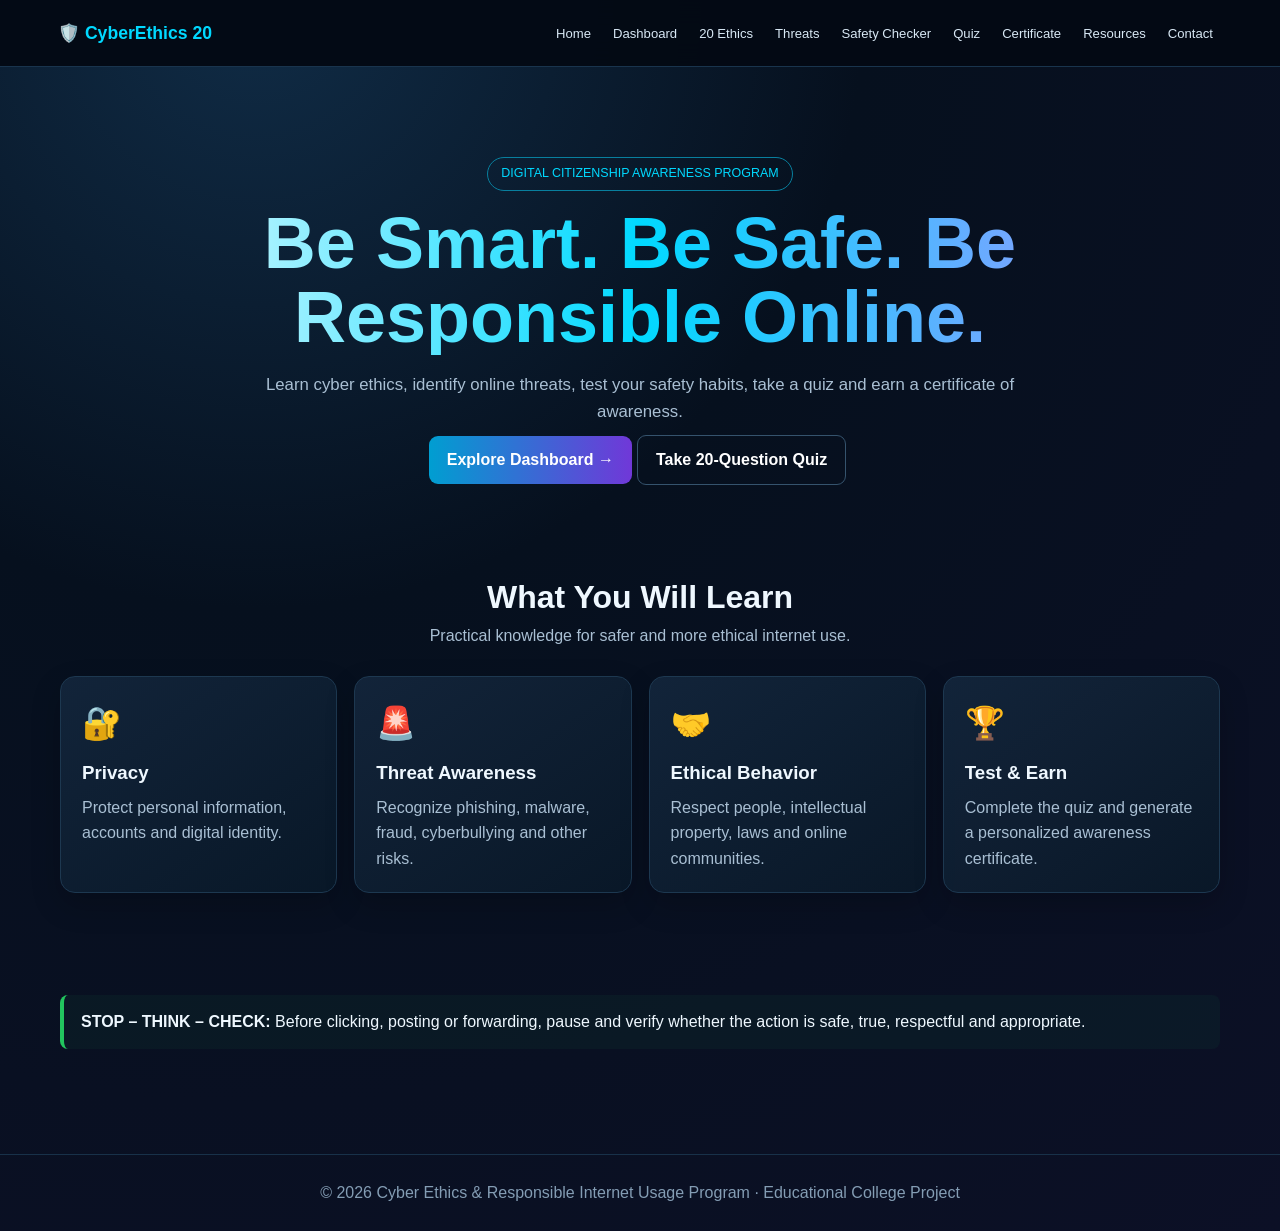
<file: index.html>
<!doctype html><html><head><meta charset="utf-8"><meta name="viewport" content="width=device-width,initial-scale=1"><title>Cyber Ethics Program</title><link rel="stylesheet" href="style.css"></head><body><nav><div class="navbar"><a class="logo" href="index.html">🛡️ CyberEthics 20</a><ul class="nav-links">
<li><a href="index.html">Home</a></li><li><a href="dashboard.html">Dashboard</a></li><li><a href="ethics.html">20 Ethics</a></li><li><a href="threats.html">Threats</a></li><li><a href="checker.html">Safety Checker</a></li><li><a href="quiz.html">Quiz</a></li><li><a href="certificate.html">Certificate</a></li><li><a href="resources.html">Resources</a></li><li><a href="contact.html">Contact</a></li>
</ul></div></nav><header class="hero"><span class="badge">DIGITAL CITIZENSHIP AWARENESS PROGRAM</span><h1>Be Smart. Be Safe. Be Responsible Online.</h1><p>Learn cyber ethics, identify online threats, test your safety habits, take a quiz and earn a certificate of awareness.</p><a class="btn" href="dashboard.html">Explore Dashboard →</a><a class="btn alt" href="quiz.html">Take 20-Question Quiz</a></header>
<section class="container"><div class="section-title"><h2>What You Will Learn</h2><p>Practical knowledge for safer and more ethical internet use.</p></div><div class="grid">
<div class="card"><div class="icon">🔐</div><h3>Privacy</h3><p>Protect personal information, accounts and digital identity.</p></div><div class="card"><div class="icon">🚨</div><h3>Threat Awareness</h3><p>Recognize phishing, malware, fraud, cyberbullying and other risks.</p></div><div class="card"><div class="icon">🤝</div><h3>Ethical Behavior</h3><p>Respect people, intellectual property, laws and online communities.</p></div><div class="card"><div class="icon">🏆</div><h3>Test & Earn</h3><p>Complete the quiz and generate a personalized awareness certificate.</p></div></div></section>
<section class="container"><div class="tip"><strong>STOP – THINK – CHECK:</strong> Before clicking, posting or forwarding, pause and verify whether the action is safe, true, respectful and appropriate.</div></section><footer>© 2026 Cyber Ethics & Responsible Internet Usage Program · Educational College Project</footer></body></html>
</file>
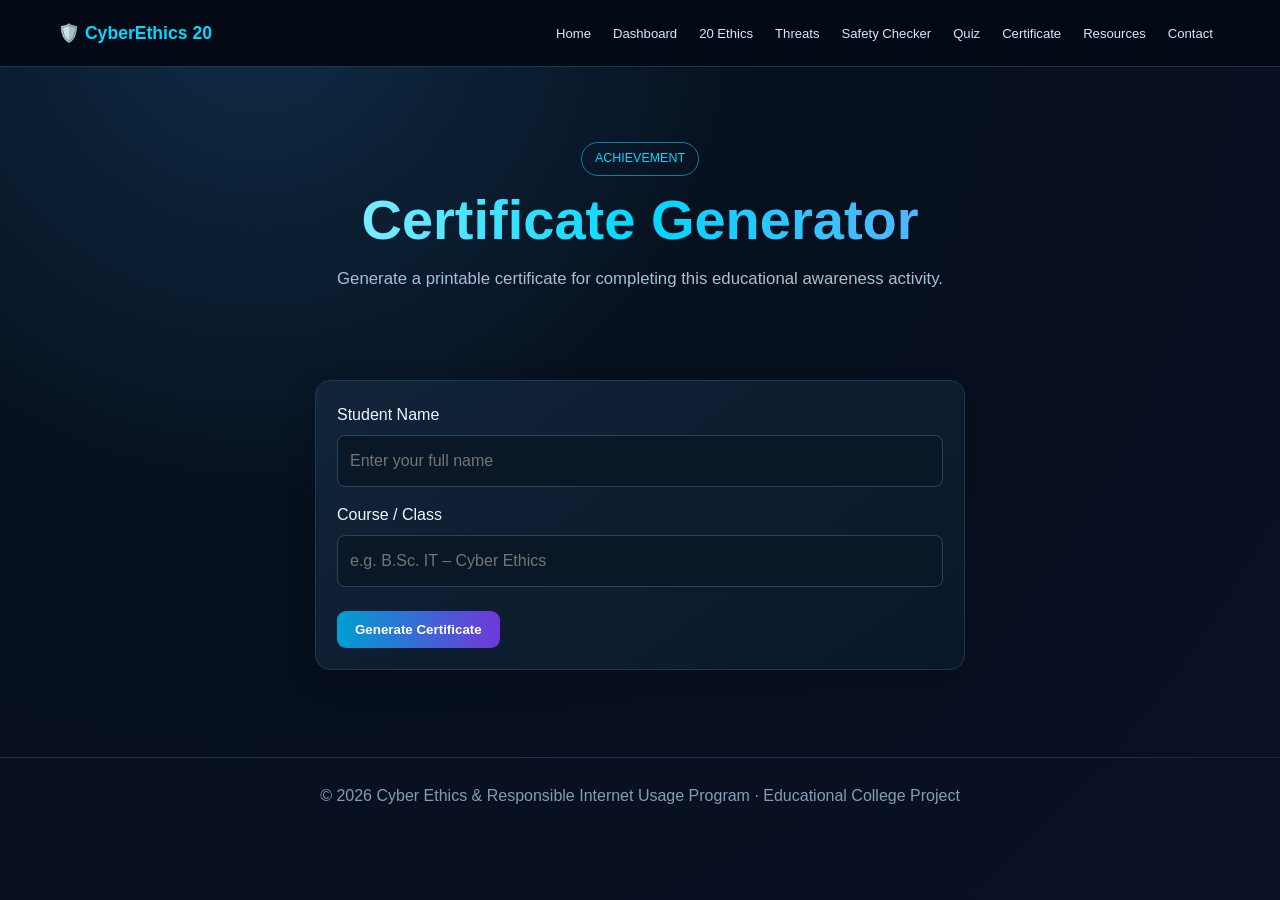
<file: certificate.html>
<!doctype html><html><head><meta charset="utf-8"><meta name="viewport" content="width=device-width,initial-scale=1"><title>Certificate of Cyber Ethics Awareness</title><link rel="stylesheet" href="style.css"></head><body><nav><div class="navbar"><a class="logo" href="index.html">🛡️ CyberEthics 20</a><ul class="nav-links">
<li><a href="index.html">Home</a></li><li><a href="dashboard.html">Dashboard</a></li><li><a href="ethics.html">20 Ethics</a></li><li><a href="threats.html">Threats</a></li><li><a href="checker.html">Safety Checker</a></li><li><a href="quiz.html">Quiz</a></li><li><a href="certificate.html">Certificate</a></li><li><a href="resources.html">Resources</a></li><li><a href="contact.html">Contact</a></li>
</ul></div></nav><header class="page-head"><span class="badge">ACHIEVEMENT</span><h1>Certificate Generator</h1><p>Generate a printable certificate for completing this educational awareness activity.</p></header><main class="container"><div class="card" style="max-width:650px;margin:auto"><label>Student Name</label><input id="studentName" placeholder="Enter your full name" style="width:100%;padding:12px;margin:8px 0 15px;border-radius:8px;border:1px solid #29435b;background:#091727;color:#fff"><label>Course / Class</label><input id="course" placeholder="e.g. B.Sc. IT – Cyber Ethics" style="width:100%;padding:12px;margin:8px 0 15px;border-radius:8px;border:1px solid #29435b;background:#091727;color:#fff"><button class="btn" onclick="generateCert()">Generate Certificate</button></div>
<div id="cert" class="certificate"><div class="badge">CERTIFICATE OF AWARENESS</div><h2>Cyber Ethics & Responsible Internet Usage</h2><p>This certificate is presented to</p><div class="cert-name" id="cname"></div><p>for completing the Cyber Ethics awareness activity.</p><p><strong>Course:</strong> <span id="ccourse"></span></p><p><strong>Date:</strong> <span id="cdate"></span></p><p style="margin-top:20px;color:var(--muted)">Educational project certificate · Not an official professional certification</p></div></main>
<script>function generateCert(){let n=document.getElementById('studentName').value.trim(),c=document.getElementById('course').value.trim()||'Cyber Ethics Awareness';if(!n){alert('Please enter your name.');return}document.getElementById('cname').textContent=n;document.getElementById('ccourse').textContent=c;document.getElementById('cdate').textContent=new Date().toLocaleDateString();document.getElementById('cert').style.display='block';window.scrollTo({top:document.getElementById('cert').offsetTop-80,behavior:'smooth'})}</script><footer>© 2026 Cyber Ethics & Responsible Internet Usage Program · Educational College Project</footer></body></html>
</file>
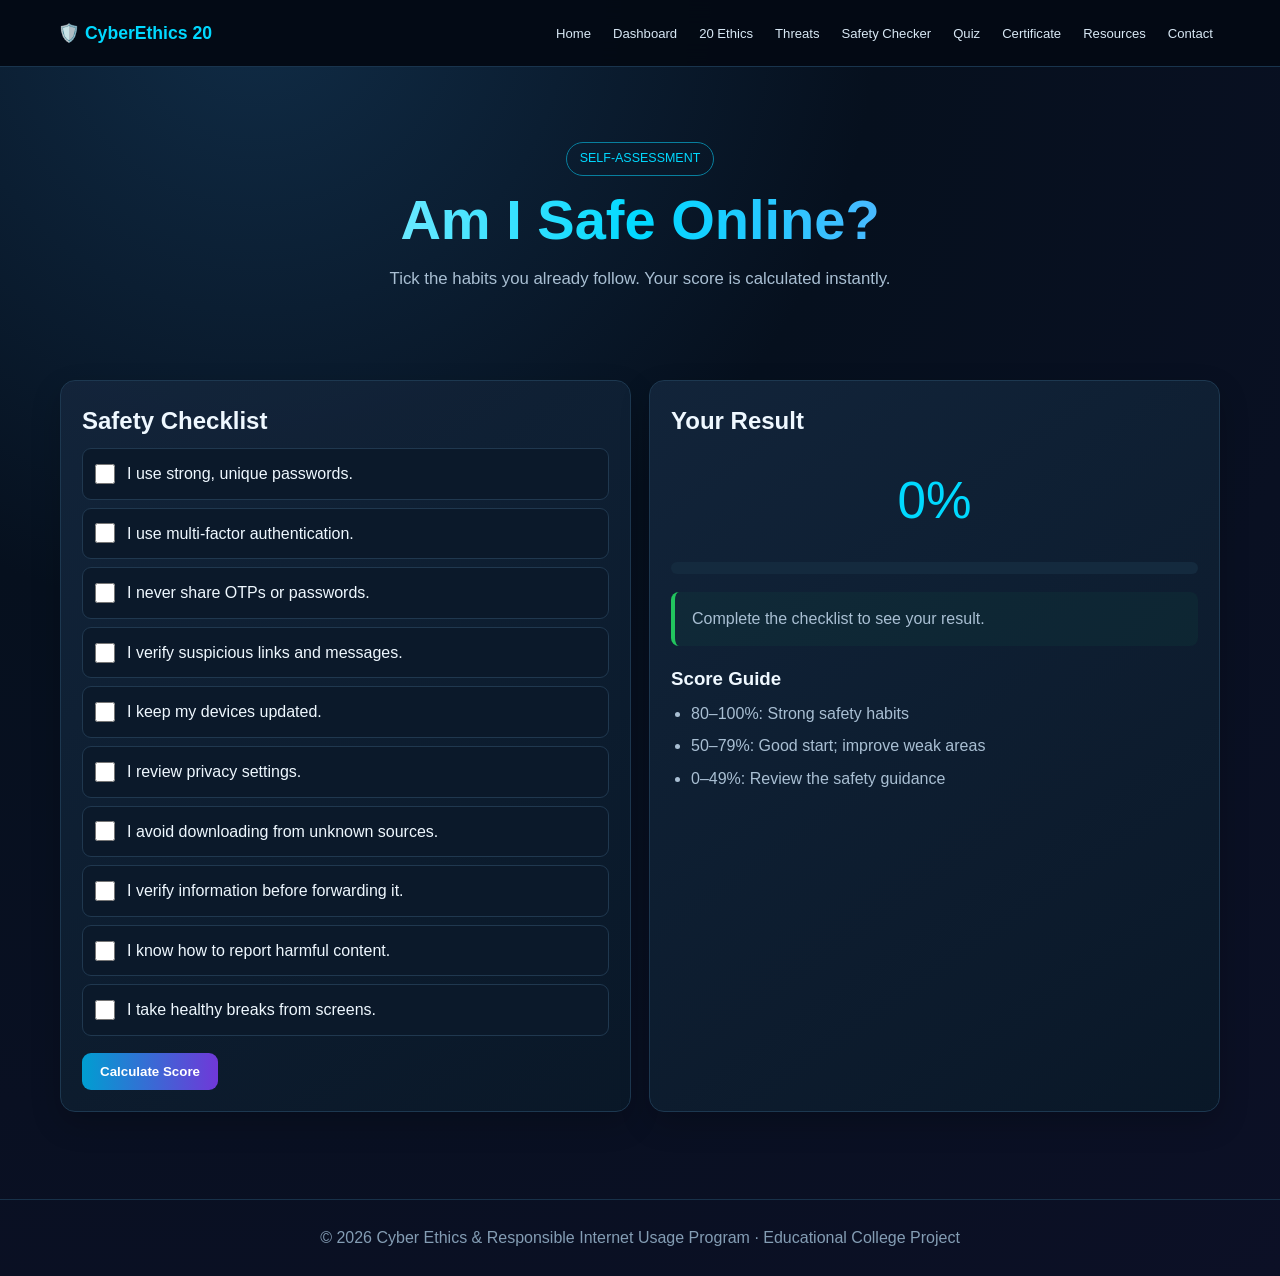
<file: checker.html>
<!doctype html><html><head><meta charset="utf-8"><meta name="viewport" content="width=device-width,initial-scale=1"><title>Online Safety Checker</title><link rel="stylesheet" href="style.css"></head><body><nav><div class="navbar"><a class="logo" href="index.html">🛡️ CyberEthics 20</a><ul class="nav-links">
<li><a href="index.html">Home</a></li><li><a href="dashboard.html">Dashboard</a></li><li><a href="ethics.html">20 Ethics</a></li><li><a href="threats.html">Threats</a></li><li><a href="checker.html">Safety Checker</a></li><li><a href="quiz.html">Quiz</a></li><li><a href="certificate.html">Certificate</a></li><li><a href="resources.html">Resources</a></li><li><a href="contact.html">Contact</a></li>
</ul></div></nav><header class="page-head"><span class="badge">SELF-ASSESSMENT</span><h1>Am I Safe Online?</h1><p>Tick the habits you already follow. Your score is calculated instantly.</p></header><main class="container"><div class="two"><div class="card">
<h2>Safety Checklist</h2><div id="checks">
<label class="check-row"><input type="checkbox"> I use strong, unique passwords.</label>
<label class="check-row"><input type="checkbox"> I use multi-factor authentication.</label>
<label class="check-row"><input type="checkbox"> I never share OTPs or passwords.</label>
<label class="check-row"><input type="checkbox"> I verify suspicious links and messages.</label>
<label class="check-row"><input type="checkbox"> I keep my devices updated.</label>
<label class="check-row"><input type="checkbox"> I review privacy settings.</label>
<label class="check-row"><input type="checkbox"> I avoid downloading from unknown sources.</label>
<label class="check-row"><input type="checkbox"> I verify information before forwarding it.</label>
<label class="check-row"><input type="checkbox"> I know how to report harmful content.</label>
<label class="check-row"><input type="checkbox"> I take healthy breaks from screens.</label></div><button class="btn" onclick="checkSafety()">Calculate Score</button></div>
<div class="card"><h2>Your Result</h2><div style="font-size:3.2rem;text-align:center;color:var(--p);margin:20px" id="score">0%</div><div class="progress"><span id="bar"></span></div><p id="feedback" class="tip">Complete the checklist to see your result.</p><h3>Score Guide</h3><ul><li>80–100%: Strong safety habits</li><li>50–79%: Good start; improve weak areas</li><li>0–49%: Review the safety guidance</li></ul></div></div></main>
<script>function checkSafety(){let a=[...document.querySelectorAll('#checks input')],n=a.filter(x=>x.checked).length,p=Math.round(n/a.length*100);document.getElementById('score').textContent=p+'%';document.getElementById('bar').style.width=p+'%';document.getElementById('feedback').textContent=p>=80?'Great! You have many strong online safety habits.':p>=50?'Good start! Review the unchecked habits and strengthen them.':'Keep learning! Visit the Cyber Safety and Threats pages and improve your habits.'}</script><footer>© 2026 Cyber Ethics & Responsible Internet Usage Program · Educational College Project</footer></body></html>
</file>
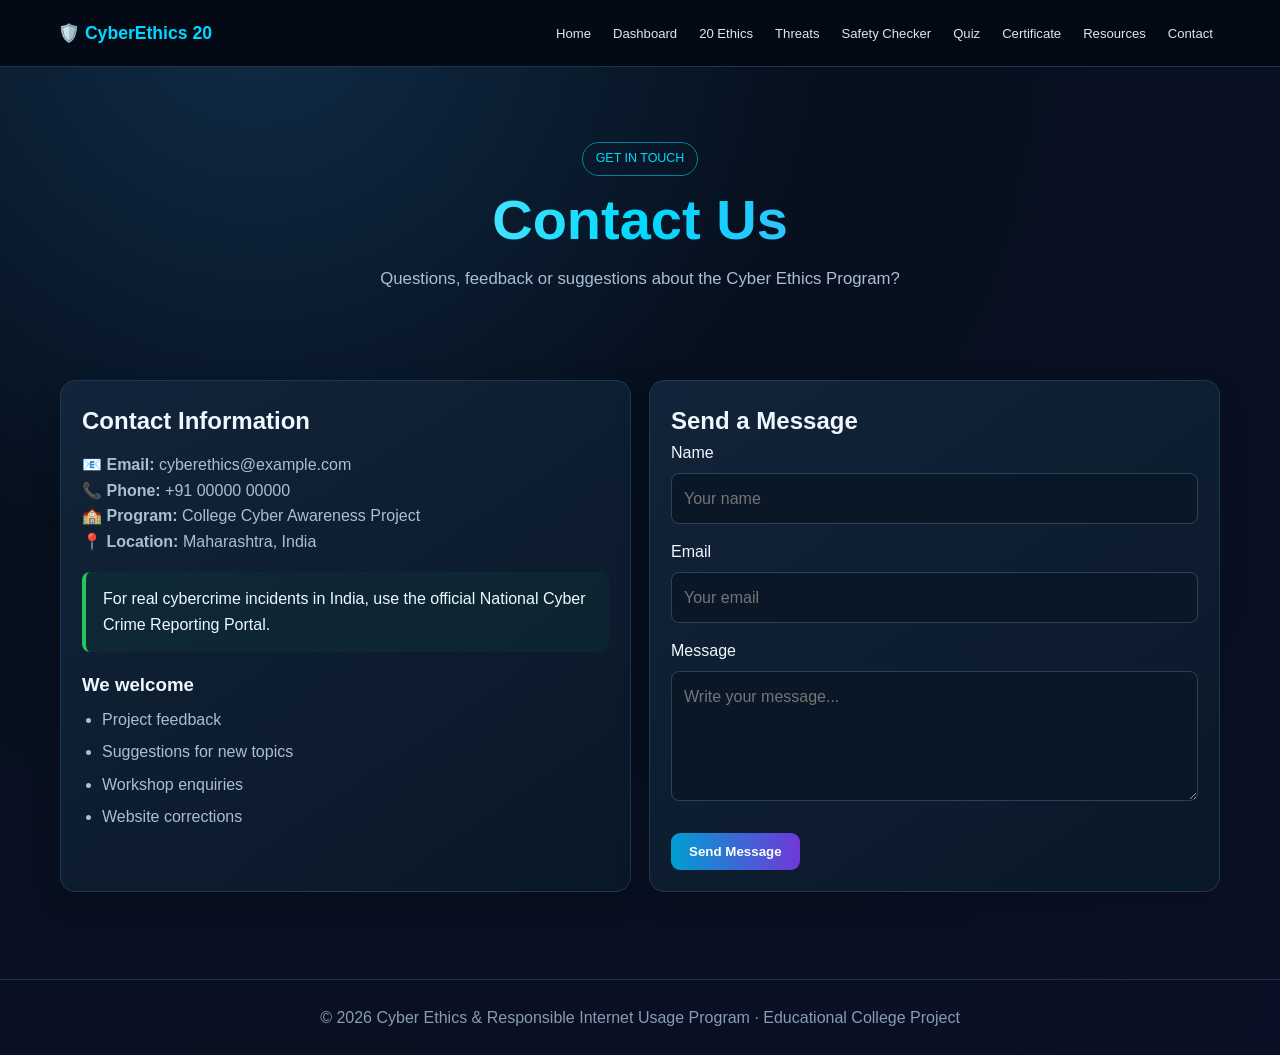
<file: contact.html>
<!doctype html><html><head><meta charset="utf-8"><meta name="viewport" content="width=device-width,initial-scale=1"><title>Contact Us</title><link rel="stylesheet" href="style.css"></head><body><nav><div class="navbar"><a class="logo" href="index.html">🛡️ CyberEthics 20</a><ul class="nav-links">
<li><a href="index.html">Home</a></li><li><a href="dashboard.html">Dashboard</a></li><li><a href="ethics.html">20 Ethics</a></li><li><a href="threats.html">Threats</a></li><li><a href="checker.html">Safety Checker</a></li><li><a href="quiz.html">Quiz</a></li><li><a href="certificate.html">Certificate</a></li><li><a href="resources.html">Resources</a></li><li><a href="contact.html">Contact</a></li>
</ul></div></nav><header class="page-head"><span class="badge">GET IN TOUCH</span><h1>Contact Us</h1><p>Questions, feedback or suggestions about the Cyber Ethics Program?</p></header><main class="container"><div class="two"><div class="card"><h2>Contact Information</h2><p style="margin-top:12px">📧 <strong>Email:</strong> cyberethics@example.com</p><p>📞 <strong>Phone:</strong> +91 00000 00000</p><p>🏫 <strong>Program:</strong> College Cyber Awareness Project</p><p>📍 <strong>Location:</strong> Maharashtra, India</p><div class="tip">For real cybercrime incidents in India, use the official National Cyber Crime Reporting Portal.</div><h3>We welcome</h3><ul><li>Project feedback</li><li>Suggestions for new topics</li><li>Workshop enquiries</li><li>Website corrections</li></ul></div>
<div class="card form"><h2>Send a Message</h2><label>Name</label><input id="name" required placeholder="Your name"><label>Email</label><input id="email" type="email" required placeholder="Your email"><label>Message</label><textarea id="message" required placeholder="Write your message..."></textarea><button class="btn" onclick="sendMsg()">Send Message</button><p id="sent" class="tip" style="display:none"></p></div></div></main><script>function sendMsg(){let n=document.getElementById('name').value;if(!n||!document.getElementById('email').value||!document.getElementById('message').value){alert('Please complete all fields.');return}let s=document.getElementById('sent');s.style.display='block';s.textContent='Thank you, '+n+'! Your message has been recorded for this demo website.'}</script><footer>© 2026 Cyber Ethics & Responsible Internet Usage Program · Educational College Project</footer></body></html>
</file>
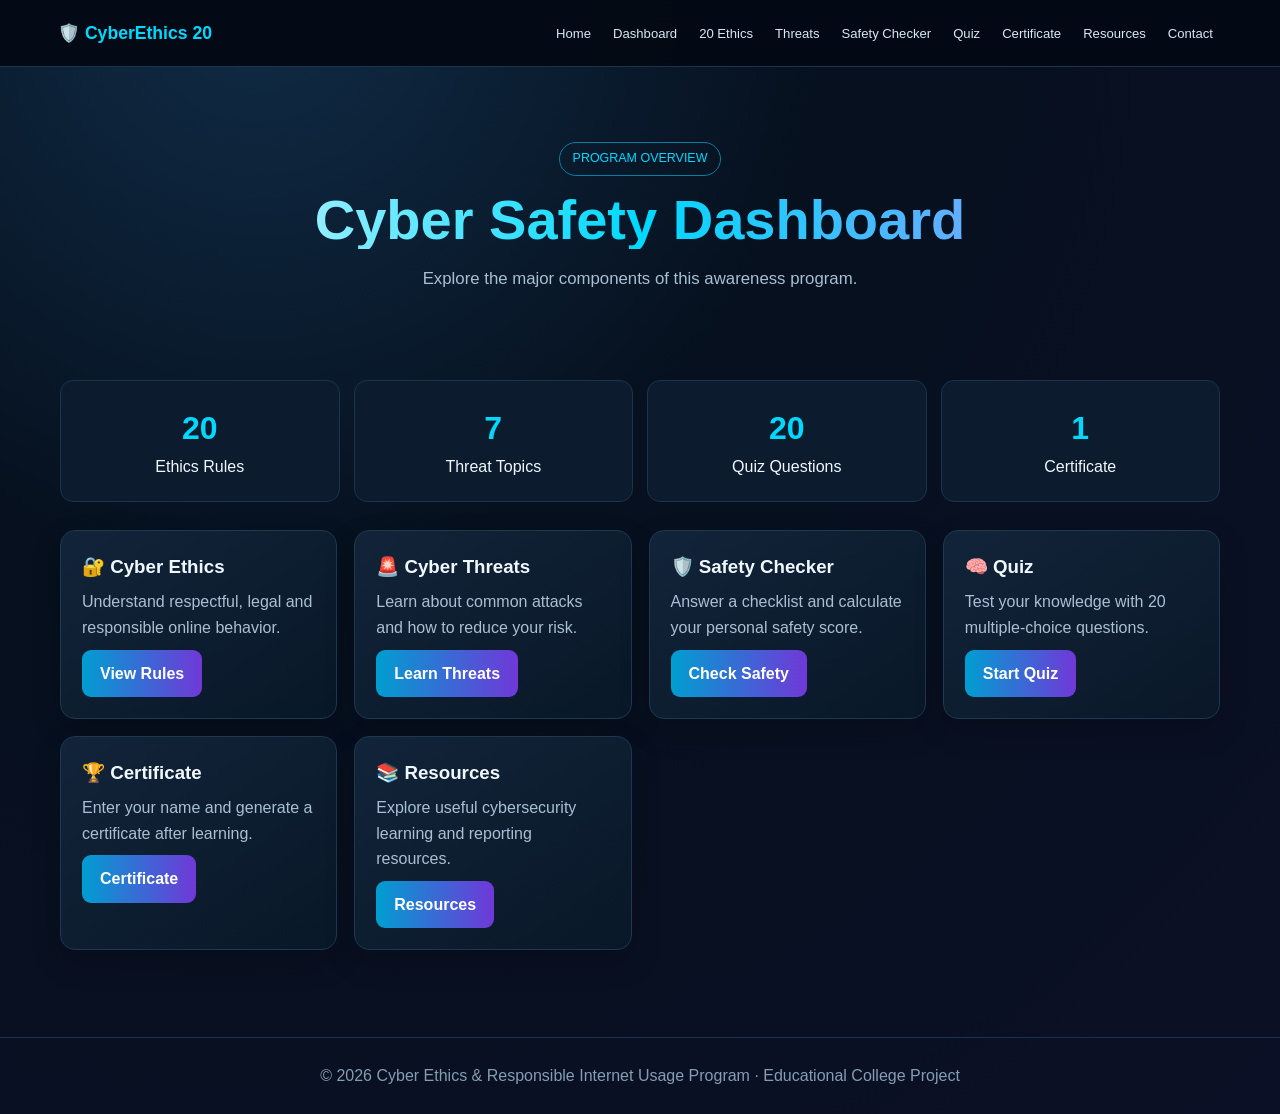
<file: dashboard.html>
<!doctype html><html><head><meta charset="utf-8"><meta name="viewport" content="width=device-width,initial-scale=1"><title>Cyber Safety Dashboard</title><link rel="stylesheet" href="style.css"></head><body><nav><div class="navbar"><a class="logo" href="index.html">🛡️ CyberEthics 20</a><ul class="nav-links">
<li><a href="index.html">Home</a></li><li><a href="dashboard.html">Dashboard</a></li><li><a href="ethics.html">20 Ethics</a></li><li><a href="threats.html">Threats</a></li><li><a href="checker.html">Safety Checker</a></li><li><a href="quiz.html">Quiz</a></li><li><a href="certificate.html">Certificate</a></li><li><a href="resources.html">Resources</a></li><li><a href="contact.html">Contact</a></li>
</ul></div></nav><header class="page-head"><span class="badge">PROGRAM OVERVIEW</span><h1>Cyber Safety Dashboard</h1><p>Explore the major components of this awareness program.</p></header><main class="container">
<div class="stats"><div class="stat"><b>20</b>Ethics Rules</div><div class="stat"><b>7</b>Threat Topics</div><div class="stat"><b>20</b>Quiz Questions</div><div class="stat"><b>1</b>Certificate</div></div>
<section style="margin-top:28px"><div class="grid">
<div class="card"><h3>🔐 Cyber Ethics</h3><p>Understand respectful, legal and responsible online behavior.</p><a class="btn" href="ethics.html">View Rules</a></div>
<div class="card"><h3>🚨 Cyber Threats</h3><p>Learn about common attacks and how to reduce your risk.</p><a class="btn" href="threats.html">Learn Threats</a></div>
<div class="card"><h3>🛡️ Safety Checker</h3><p>Answer a checklist and calculate your personal safety score.</p><a class="btn" href="checker.html">Check Safety</a></div>
<div class="card"><h3>🧠 Quiz</h3><p>Test your knowledge with 20 multiple-choice questions.</p><a class="btn" href="quiz.html">Start Quiz</a></div>
<div class="card"><h3>🏆 Certificate</h3><p>Enter your name and generate a certificate after learning.</p><a class="btn" href="certificate.html">Certificate</a></div>
<div class="card"><h3>📚 Resources</h3><p>Explore useful cybersecurity learning and reporting resources.</p><a class="btn" href="resources.html">Resources</a></div>
</div></section></main><footer>© 2026 Cyber Ethics & Responsible Internet Usage Program · Educational College Project</footer></body></html>
</file>
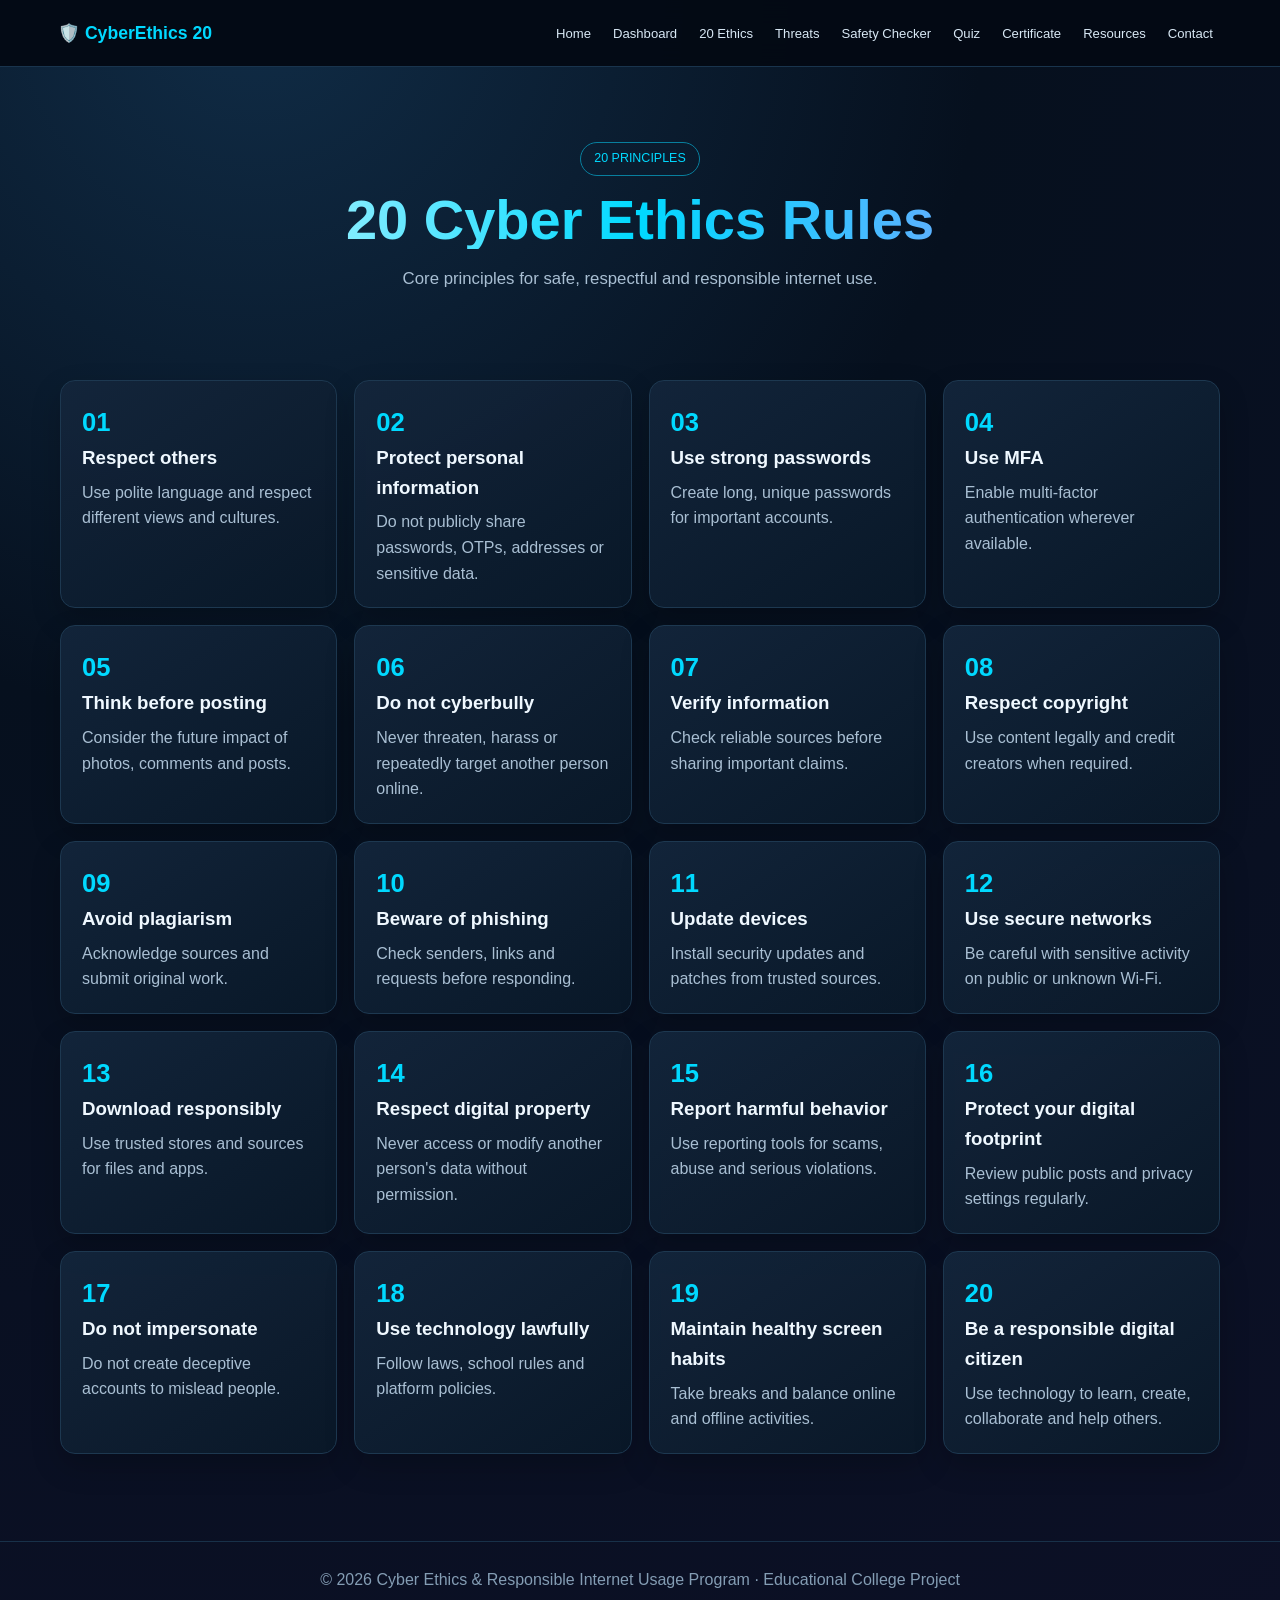
<file: ethics.html>
<!doctype html><html><head><meta charset="utf-8"><meta name="viewport" content="width=device-width,initial-scale=1"><title>20 Cyber Ethics Rules</title><link rel="stylesheet" href="style.css"></head><body><nav><div class="navbar"><a class="logo" href="index.html">🛡️ CyberEthics 20</a><ul class="nav-links">
<li><a href="index.html">Home</a></li><li><a href="dashboard.html">Dashboard</a></li><li><a href="ethics.html">20 Ethics</a></li><li><a href="threats.html">Threats</a></li><li><a href="checker.html">Safety Checker</a></li><li><a href="quiz.html">Quiz</a></li><li><a href="certificate.html">Certificate</a></li><li><a href="resources.html">Resources</a></li><li><a href="contact.html">Contact</a></li>
</ul></div></nav><header class="page-head"><span class="badge">20 PRINCIPLES</span><h1>20 Cyber Ethics Rules</h1><p>Core principles for safe, respectful and responsible internet use.</p></header><main class="container"><div class="grid"><div class="card"><div class="rule-number" style="color:var(--p);font-size:1.6rem;font-weight:800">01</div><h3>Respect others</h3><p>Use polite language and respect different views and cultures.</p></div><div class="card"><div class="rule-number" style="color:var(--p);font-size:1.6rem;font-weight:800">02</div><h3>Protect personal information</h3><p>Do not publicly share passwords, OTPs, addresses or sensitive data.</p></div><div class="card"><div class="rule-number" style="color:var(--p);font-size:1.6rem;font-weight:800">03</div><h3>Use strong passwords</h3><p>Create long, unique passwords for important accounts.</p></div><div class="card"><div class="rule-number" style="color:var(--p);font-size:1.6rem;font-weight:800">04</div><h3>Use MFA</h3><p>Enable multi-factor authentication wherever available.</p></div><div class="card"><div class="rule-number" style="color:var(--p);font-size:1.6rem;font-weight:800">05</div><h3>Think before posting</h3><p>Consider the future impact of photos, comments and posts.</p></div><div class="card"><div class="rule-number" style="color:var(--p);font-size:1.6rem;font-weight:800">06</div><h3>Do not cyberbully</h3><p>Never threaten, harass or repeatedly target another person online.</p></div><div class="card"><div class="rule-number" style="color:var(--p);font-size:1.6rem;font-weight:800">07</div><h3>Verify information</h3><p>Check reliable sources before sharing important claims.</p></div><div class="card"><div class="rule-number" style="color:var(--p);font-size:1.6rem;font-weight:800">08</div><h3>Respect copyright</h3><p>Use content legally and credit creators when required.</p></div><div class="card"><div class="rule-number" style="color:var(--p);font-size:1.6rem;font-weight:800">09</div><h3>Avoid plagiarism</h3><p>Acknowledge sources and submit original work.</p></div><div class="card"><div class="rule-number" style="color:var(--p);font-size:1.6rem;font-weight:800">10</div><h3>Beware of phishing</h3><p>Check senders, links and requests before responding.</p></div><div class="card"><div class="rule-number" style="color:var(--p);font-size:1.6rem;font-weight:800">11</div><h3>Update devices</h3><p>Install security updates and patches from trusted sources.</p></div><div class="card"><div class="rule-number" style="color:var(--p);font-size:1.6rem;font-weight:800">12</div><h3>Use secure networks</h3><p>Be careful with sensitive activity on public or unknown Wi-Fi.</p></div><div class="card"><div class="rule-number" style="color:var(--p);font-size:1.6rem;font-weight:800">13</div><h3>Download responsibly</h3><p>Use trusted stores and sources for files and apps.</p></div><div class="card"><div class="rule-number" style="color:var(--p);font-size:1.6rem;font-weight:800">14</div><h3>Respect digital property</h3><p>Never access or modify another person's data without permission.</p></div><div class="card"><div class="rule-number" style="color:var(--p);font-size:1.6rem;font-weight:800">15</div><h3>Report harmful behavior</h3><p>Use reporting tools for scams, abuse and serious violations.</p></div><div class="card"><div class="rule-number" style="color:var(--p);font-size:1.6rem;font-weight:800">16</div><h3>Protect your digital footprint</h3><p>Review public posts and privacy settings regularly.</p></div><div class="card"><div class="rule-number" style="color:var(--p);font-size:1.6rem;font-weight:800">17</div><h3>Do not impersonate</h3><p>Do not create deceptive accounts to mislead people.</p></div><div class="card"><div class="rule-number" style="color:var(--p);font-size:1.6rem;font-weight:800">18</div><h3>Use technology lawfully</h3><p>Follow laws, school rules and platform policies.</p></div><div class="card"><div class="rule-number" style="color:var(--p);font-size:1.6rem;font-weight:800">19</div><h3>Maintain healthy screen habits</h3><p>Take breaks and balance online and offline activities.</p></div><div class="card"><div class="rule-number" style="color:var(--p);font-size:1.6rem;font-weight:800">20</div><h3>Be a responsible digital citizen</h3><p>Use technology to learn, create, collaborate and help others.</p></div></div></main><footer>© 2026 Cyber Ethics & Responsible Internet Usage Program · Educational College Project</footer></body></html>
</file>
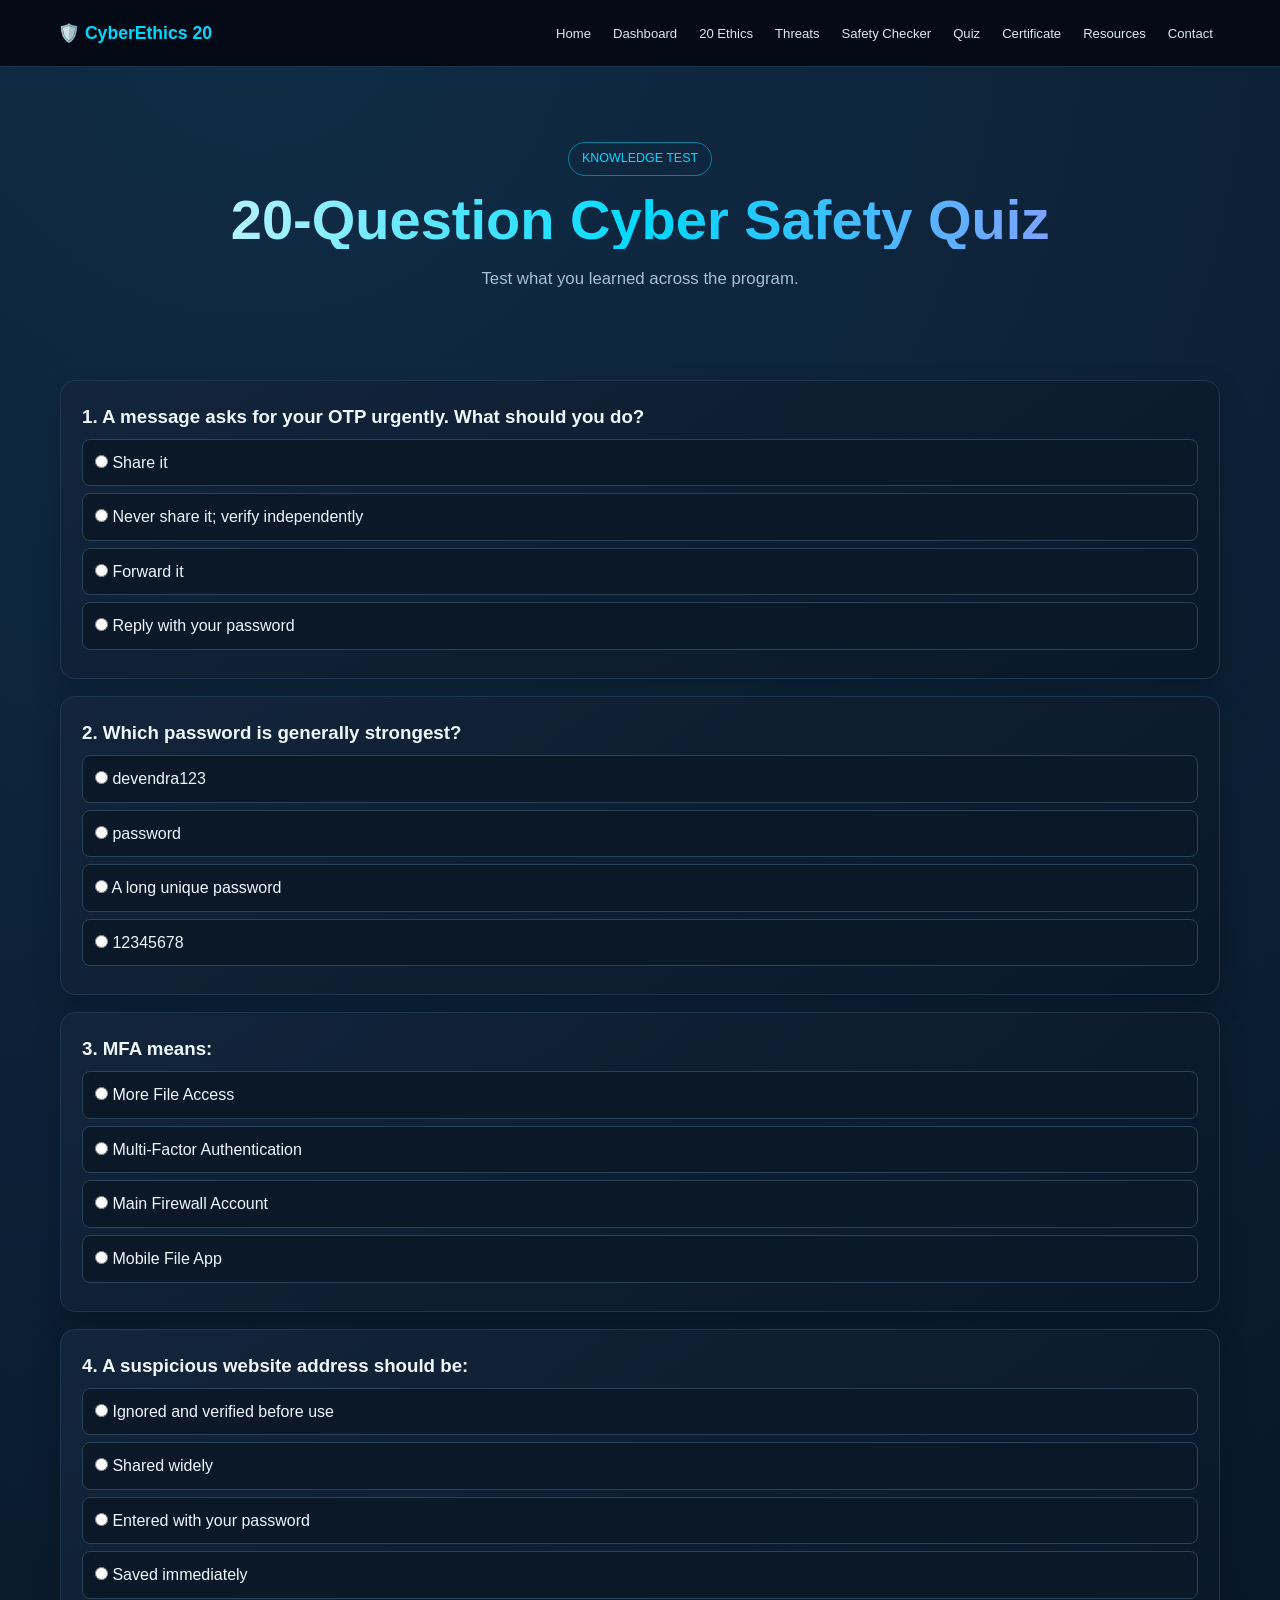
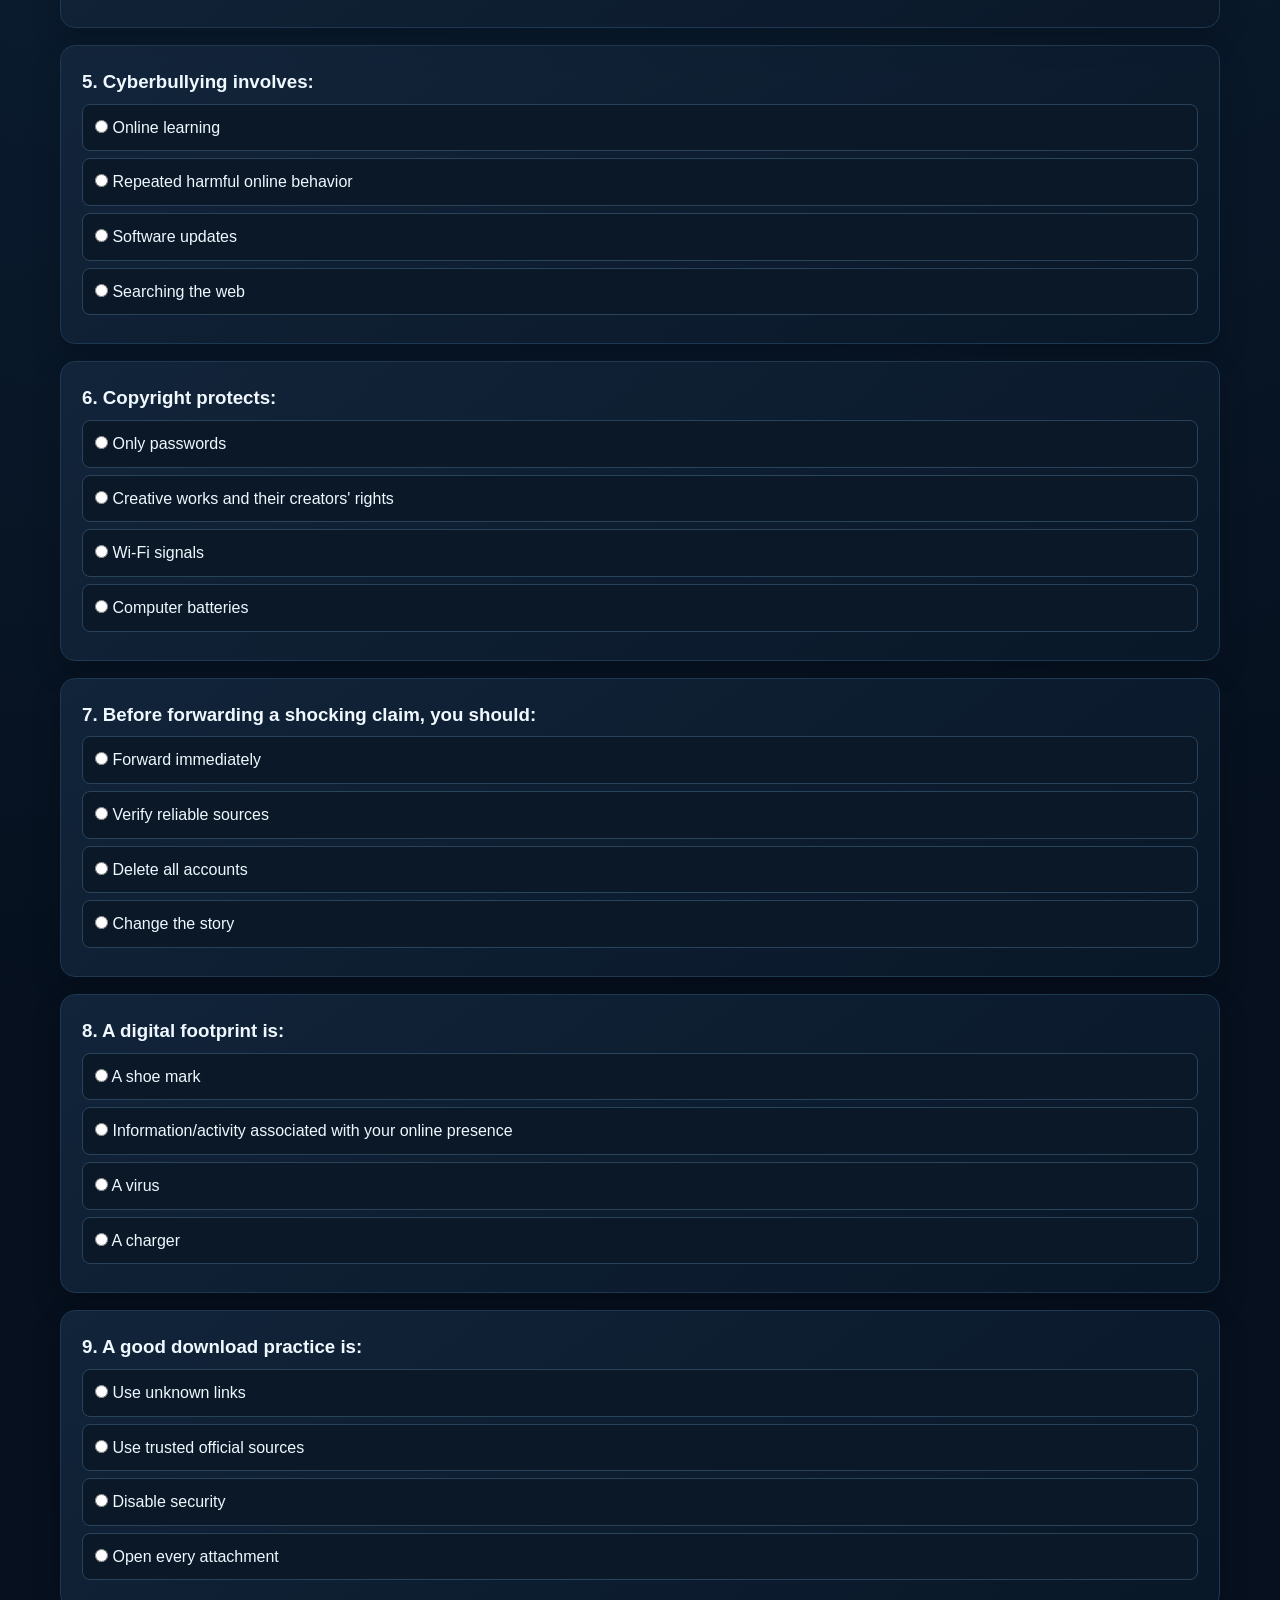
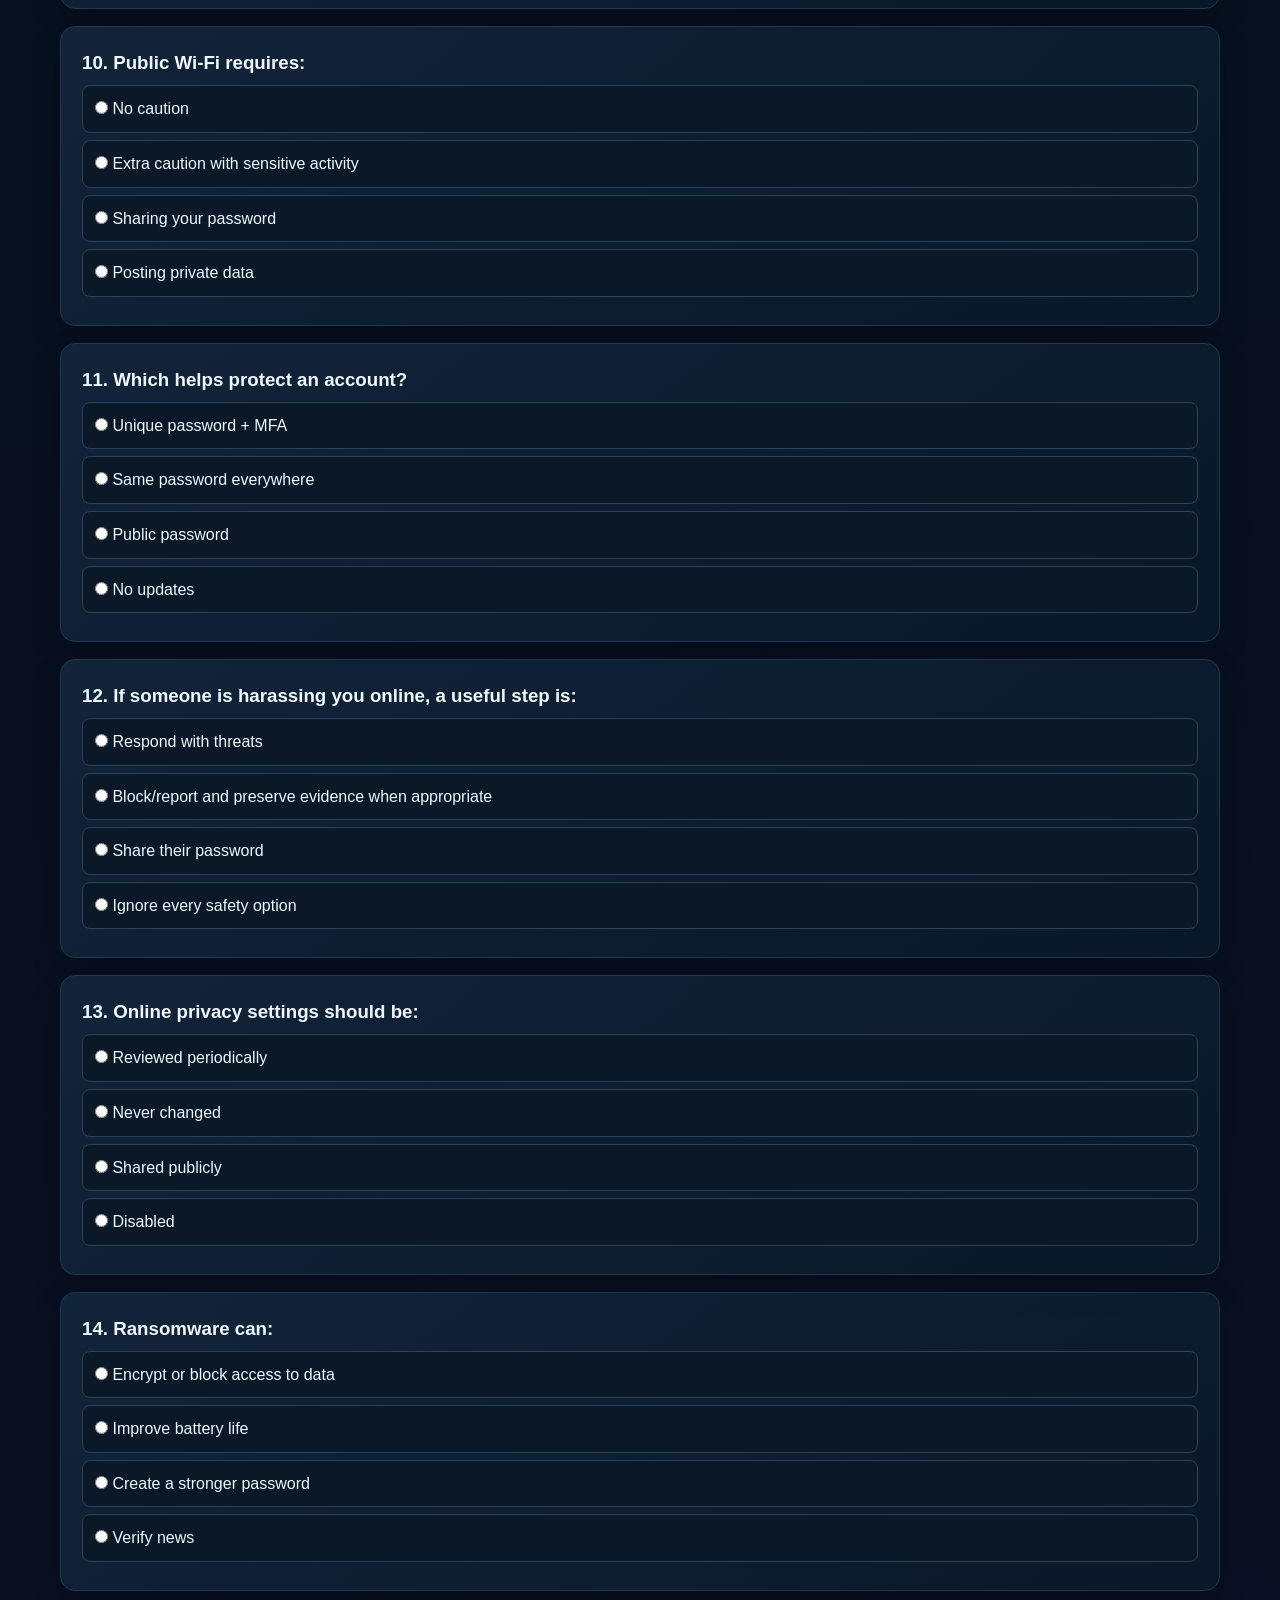
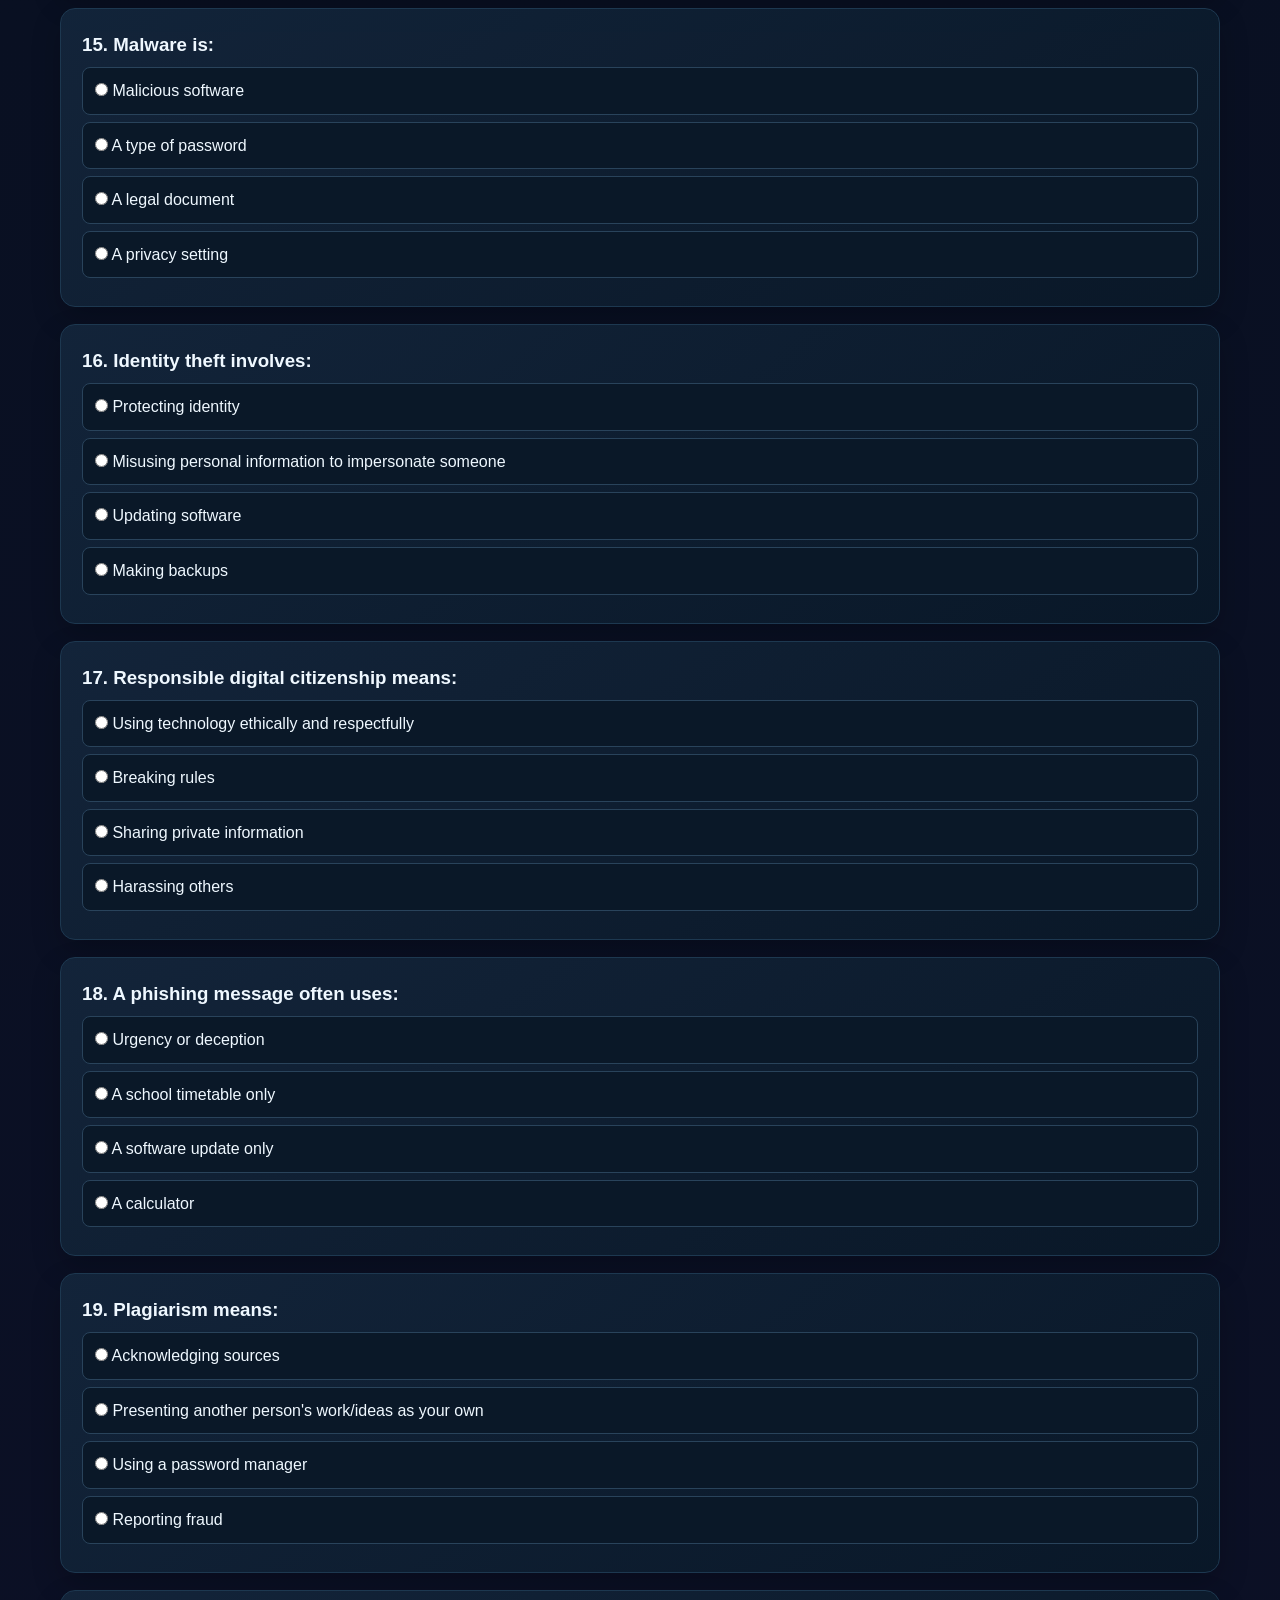
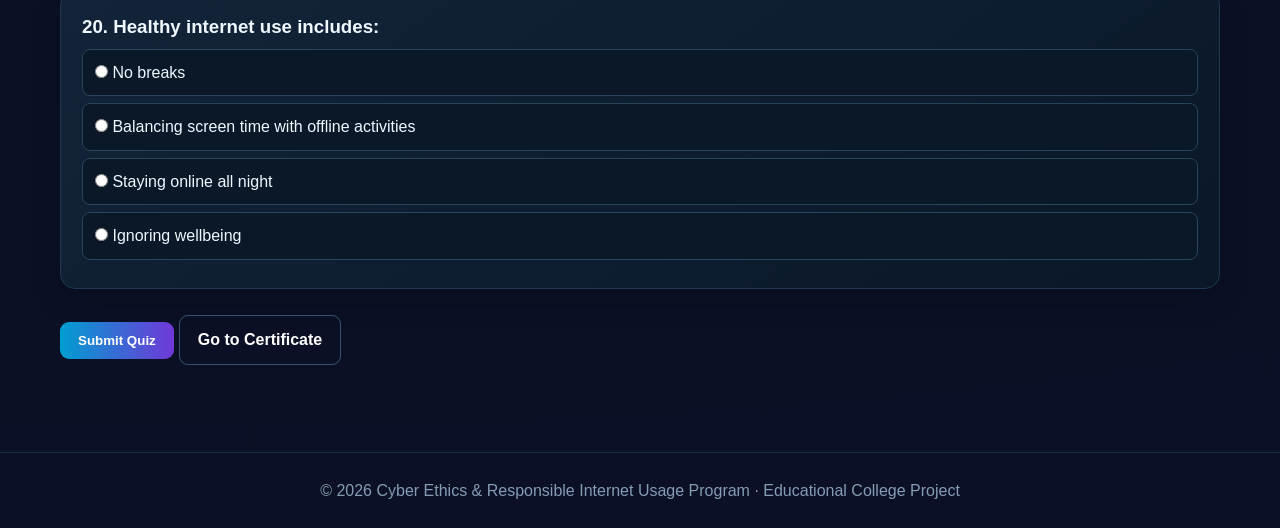
<file: quiz.html>
<!doctype html><html><head><meta charset="utf-8"><meta name="viewport" content="width=device-width,initial-scale=1"><title>20 Question Cyber Safety Quiz</title><link rel="stylesheet" href="style.css"></head><body><nav><div class="navbar"><a class="logo" href="index.html">🛡️ CyberEthics 20</a><ul class="nav-links">
<li><a href="index.html">Home</a></li><li><a href="dashboard.html">Dashboard</a></li><li><a href="ethics.html">20 Ethics</a></li><li><a href="threats.html">Threats</a></li><li><a href="checker.html">Safety Checker</a></li><li><a href="quiz.html">Quiz</a></li><li><a href="certificate.html">Certificate</a></li><li><a href="resources.html">Resources</a></li><li><a href="contact.html">Contact</a></li>
</ul></div></nav><header class="page-head"><span class="badge">KNOWLEDGE TEST</span><h1>20-Question Cyber Safety Quiz</h1><p>Test what you learned across the program.</p></header><main class="container"><div id="quiz"><div class="card quiz-q"><h3>1. A message asks for your OTP urgently. What should you do?</h3><div class="options"><label><input type="radio" name="q0" value="0"> Share it</label><label><input type="radio" name="q0" value="1"> Never share it; verify independently</label><label><input type="radio" name="q0" value="2"> Forward it</label><label><input type="radio" name="q0" value="3"> Reply with your password</label></div></div><div class="card quiz-q"><h3>2. Which password is generally strongest?</h3><div class="options"><label><input type="radio" name="q1" value="0"> devendra123</label><label><input type="radio" name="q1" value="1"> password</label><label><input type="radio" name="q1" value="2"> A long unique password</label><label><input type="radio" name="q1" value="3"> 12345678</label></div></div><div class="card quiz-q"><h3>3. MFA means:</h3><div class="options"><label><input type="radio" name="q2" value="0"> More File Access</label><label><input type="radio" name="q2" value="1"> Multi-Factor Authentication</label><label><input type="radio" name="q2" value="2"> Main Firewall Account</label><label><input type="radio" name="q2" value="3"> Mobile File App</label></div></div><div class="card quiz-q"><h3>4. A suspicious website address should be:</h3><div class="options"><label><input type="radio" name="q3" value="0"> Ignored and verified before use</label><label><input type="radio" name="q3" value="1"> Shared widely</label><label><input type="radio" name="q3" value="2"> Entered with your password</label><label><input type="radio" name="q3" value="3"> Saved immediately</label></div></div><div class="card quiz-q"><h3>5. Cyberbullying involves:</h3><div class="options"><label><input type="radio" name="q4" value="0"> Online learning</label><label><input type="radio" name="q4" value="1"> Repeated harmful online behavior</label><label><input type="radio" name="q4" value="2"> Software updates</label><label><input type="radio" name="q4" value="3"> Searching the web</label></div></div><div class="card quiz-q"><h3>6. Copyright protects:</h3><div class="options"><label><input type="radio" name="q5" value="0"> Only passwords</label><label><input type="radio" name="q5" value="1"> Creative works and their creators' rights</label><label><input type="radio" name="q5" value="2"> Wi-Fi signals</label><label><input type="radio" name="q5" value="3"> Computer batteries</label></div></div><div class="card quiz-q"><h3>7. Before forwarding a shocking claim, you should:</h3><div class="options"><label><input type="radio" name="q6" value="0"> Forward immediately</label><label><input type="radio" name="q6" value="1"> Verify reliable sources</label><label><input type="radio" name="q6" value="2"> Delete all accounts</label><label><input type="radio" name="q6" value="3"> Change the story</label></div></div><div class="card quiz-q"><h3>8. A digital footprint is:</h3><div class="options"><label><input type="radio" name="q7" value="0"> A shoe mark</label><label><input type="radio" name="q7" value="1"> Information/activity associated with your online presence</label><label><input type="radio" name="q7" value="2"> A virus</label><label><input type="radio" name="q7" value="3"> A charger</label></div></div><div class="card quiz-q"><h3>9. A good download practice is:</h3><div class="options"><label><input type="radio" name="q8" value="0"> Use unknown links</label><label><input type="radio" name="q8" value="1"> Use trusted official sources</label><label><input type="radio" name="q8" value="2"> Disable security</label><label><input type="radio" name="q8" value="3"> Open every attachment</label></div></div><div class="card quiz-q"><h3>10. Public Wi-Fi requires:</h3><div class="options"><label><input type="radio" name="q9" value="0"> No caution</label><label><input type="radio" name="q9" value="1"> Extra caution with sensitive activity</label><label><input type="radio" name="q9" value="2"> Sharing your password</label><label><input type="radio" name="q9" value="3"> Posting private data</label></div></div><div class="card quiz-q"><h3>11. Which helps protect an account?</h3><div class="options"><label><input type="radio" name="q10" value="0"> Unique password + MFA</label><label><input type="radio" name="q10" value="1"> Same password everywhere</label><label><input type="radio" name="q10" value="2"> Public password</label><label><input type="radio" name="q10" value="3"> No updates</label></div></div><div class="card quiz-q"><h3>12. If someone is harassing you online, a useful step is:</h3><div class="options"><label><input type="radio" name="q11" value="0"> Respond with threats</label><label><input type="radio" name="q11" value="1"> Block/report and preserve evidence when appropriate</label><label><input type="radio" name="q11" value="2"> Share their password</label><label><input type="radio" name="q11" value="3"> Ignore every safety option</label></div></div><div class="card quiz-q"><h3>13. Online privacy settings should be:</h3><div class="options"><label><input type="radio" name="q12" value="0"> Reviewed periodically</label><label><input type="radio" name="q12" value="1"> Never changed</label><label><input type="radio" name="q12" value="2"> Shared publicly</label><label><input type="radio" name="q12" value="3"> Disabled</label></div></div><div class="card quiz-q"><h3>14. Ransomware can:</h3><div class="options"><label><input type="radio" name="q13" value="0"> Encrypt or block access to data</label><label><input type="radio" name="q13" value="1"> Improve battery life</label><label><input type="radio" name="q13" value="2"> Create a stronger password</label><label><input type="radio" name="q13" value="3"> Verify news</label></div></div><div class="card quiz-q"><h3>15. Malware is:</h3><div class="options"><label><input type="radio" name="q14" value="0"> Malicious software</label><label><input type="radio" name="q14" value="1"> A type of password</label><label><input type="radio" name="q14" value="2"> A legal document</label><label><input type="radio" name="q14" value="3"> A privacy setting</label></div></div><div class="card quiz-q"><h3>16. Identity theft involves:</h3><div class="options"><label><input type="radio" name="q15" value="0"> Protecting identity</label><label><input type="radio" name="q15" value="1"> Misusing personal information to impersonate someone</label><label><input type="radio" name="q15" value="2"> Updating software</label><label><input type="radio" name="q15" value="3"> Making backups</label></div></div><div class="card quiz-q"><h3>17. Responsible digital citizenship means:</h3><div class="options"><label><input type="radio" name="q16" value="0"> Using technology ethically and respectfully</label><label><input type="radio" name="q16" value="1"> Breaking rules</label><label><input type="radio" name="q16" value="2"> Sharing private information</label><label><input type="radio" name="q16" value="3"> Harassing others</label></div></div><div class="card quiz-q"><h3>18. A phishing message often uses:</h3><div class="options"><label><input type="radio" name="q17" value="0"> Urgency or deception</label><label><input type="radio" name="q17" value="1"> A school timetable only</label><label><input type="radio" name="q17" value="2"> A software update only</label><label><input type="radio" name="q17" value="3"> A calculator</label></div></div><div class="card quiz-q"><h3>19. Plagiarism means:</h3><div class="options"><label><input type="radio" name="q18" value="0"> Acknowledging sources</label><label><input type="radio" name="q18" value="1"> Presenting another person's work/ideas as your own</label><label><input type="radio" name="q18" value="2"> Using a password manager</label><label><input type="radio" name="q18" value="3"> Reporting fraud</label></div></div><div class="card quiz-q"><h3>20. Healthy internet use includes:</h3><div class="options"><label><input type="radio" name="q19" value="0"> No breaks</label><label><input type="radio" name="q19" value="1"> Balancing screen time with offline activities</label><label><input type="radio" name="q19" value="2"> Staying online all night</label><label><input type="radio" name="q19" value="3"> Ignoring wellbeing</label></div></div></div><button class="btn" onclick="submitQuiz()">Submit Quiz</button><a class="btn alt" href="certificate.html">Go to Certificate</a><div id="result" class="result"></div></main><script>const answers=[1, 2, 1, 0, 1, 1, 1, 1, 1, 1, 0, 1, 0, 0, 0, 1, 0, 0, 1, 1];
function submitQuiz(){
 let score=0,un=0;
 answers.forEach((a,i)=>{
   let x=document.querySelector('input[name="q'+i+'"]:checked');
   if(!x) un++; else if(+x.value===a) score++;
 });
 let p=Math.round(score/answers.length*100);
 let r=document.getElementById('result');
 r.style.display='block';
 r.innerHTML='<h2>Score: '+score+' / '+answers.length+'</h2><p>Percentage: '+p+'%</p><p>'+
 (p>=80?'Excellent awareness!':p>=60?'Good work! Review a few topics.':'Keep learning and try again after reviewing the website.')
 +'</p>'+(un?'<p class="muted">Unanswered questions: '+un+'</p>':'');
 localStorage.setItem('quizScore',score);
 localStorage.setItem('quizTotal',answers.length);
 window.scrollTo({top:r.offsetTop-100,behavior:'smooth'});
}</script><footer>© 2026 Cyber Ethics & Responsible Internet Usage Program · Educational College Project</footer></body></html>
</file>
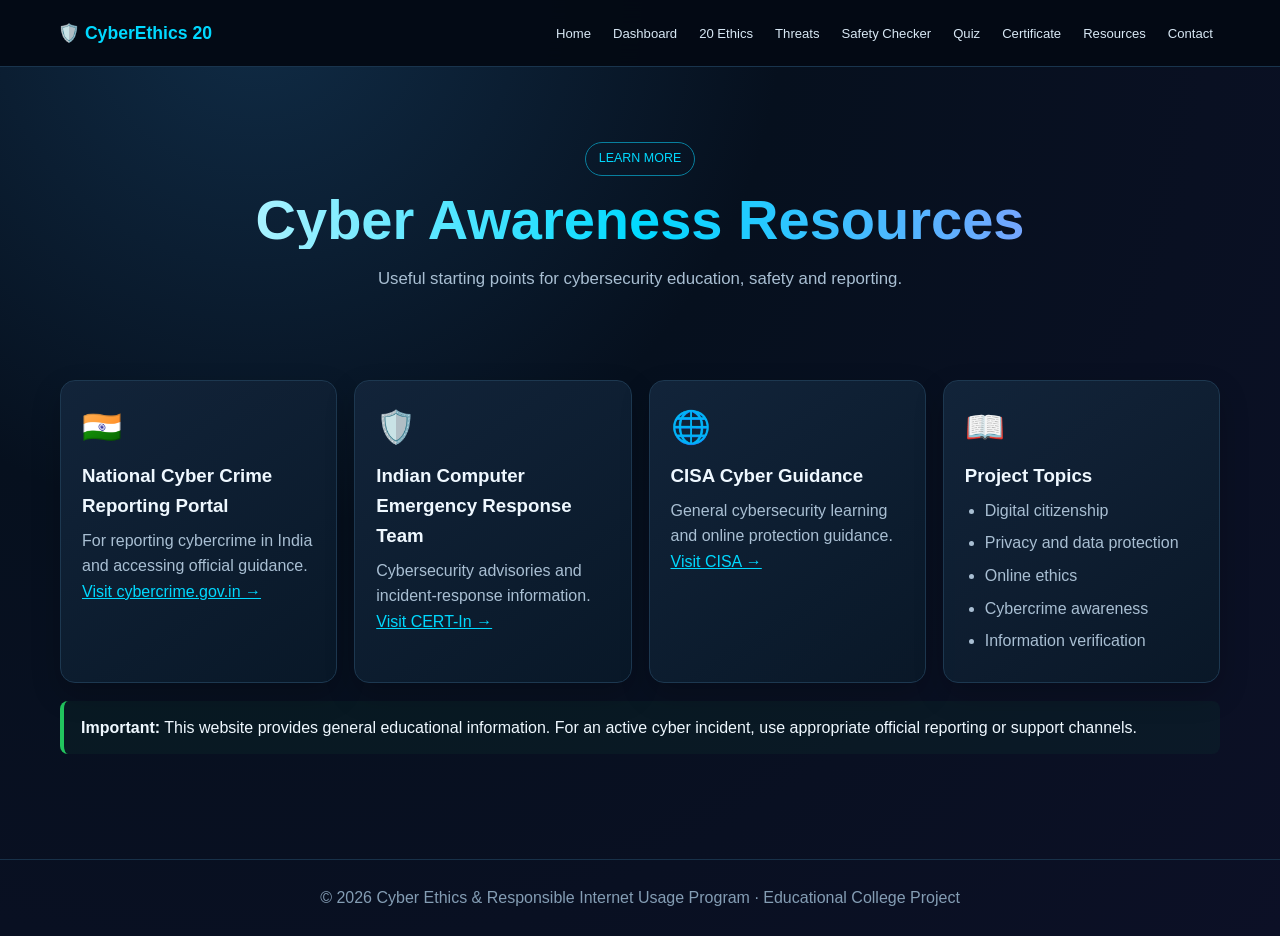
<file: resources.html>
<!doctype html><html><head><meta charset="utf-8"><meta name="viewport" content="width=device-width,initial-scale=1"><title>Cybersecurity Resources</title><link rel="stylesheet" href="style.css"></head><body><nav><div class="navbar"><a class="logo" href="index.html">🛡️ CyberEthics 20</a><ul class="nav-links">
<li><a href="index.html">Home</a></li><li><a href="dashboard.html">Dashboard</a></li><li><a href="ethics.html">20 Ethics</a></li><li><a href="threats.html">Threats</a></li><li><a href="checker.html">Safety Checker</a></li><li><a href="quiz.html">Quiz</a></li><li><a href="certificate.html">Certificate</a></li><li><a href="resources.html">Resources</a></li><li><a href="contact.html">Contact</a></li>
</ul></div></nav><header class="page-head"><span class="badge">LEARN MORE</span><h1>Cyber Awareness Resources</h1><p>Useful starting points for cybersecurity education, safety and reporting.</p></header><main class="container"><div class="grid">
<div class="card resource"><div class="icon">🇮🇳</div><h3>National Cyber Crime Reporting Portal</h3><p>For reporting cybercrime in India and accessing official guidance.</p><p><a href="https://www.cybercrime.gov.in/" target="_blank">Visit cybercrime.gov.in →</a></p></div>
<div class="card resource"><div class="icon">🛡️</div><h3>Indian Computer Emergency Response Team</h3><p>Cybersecurity advisories and incident-response information.</p><p><a href="https://www.cert-in.org.in/" target="_blank">Visit CERT-In →</a></p></div>
<div class="card resource"><div class="icon">🌐</div><h3>CISA Cyber Guidance</h3><p>General cybersecurity learning and online protection guidance.</p><p><a href="https://www.cisa.gov/topics/cyber-threats-and-advisories" target="_blank">Visit CISA →</a></p></div>
<div class="card"><div class="icon">📖</div><h3>Project Topics</h3><ul><li>Digital citizenship</li><li>Privacy and data protection</li><li>Online ethics</li><li>Cybercrime awareness</li><li>Information verification</li></ul></div>
</div><div class="tip"><strong>Important:</strong> This website provides general educational information. For an active cyber incident, use appropriate official reporting or support channels.</div></main><footer>© 2026 Cyber Ethics & Responsible Internet Usage Program · Educational College Project</footer></body></html>
</file>
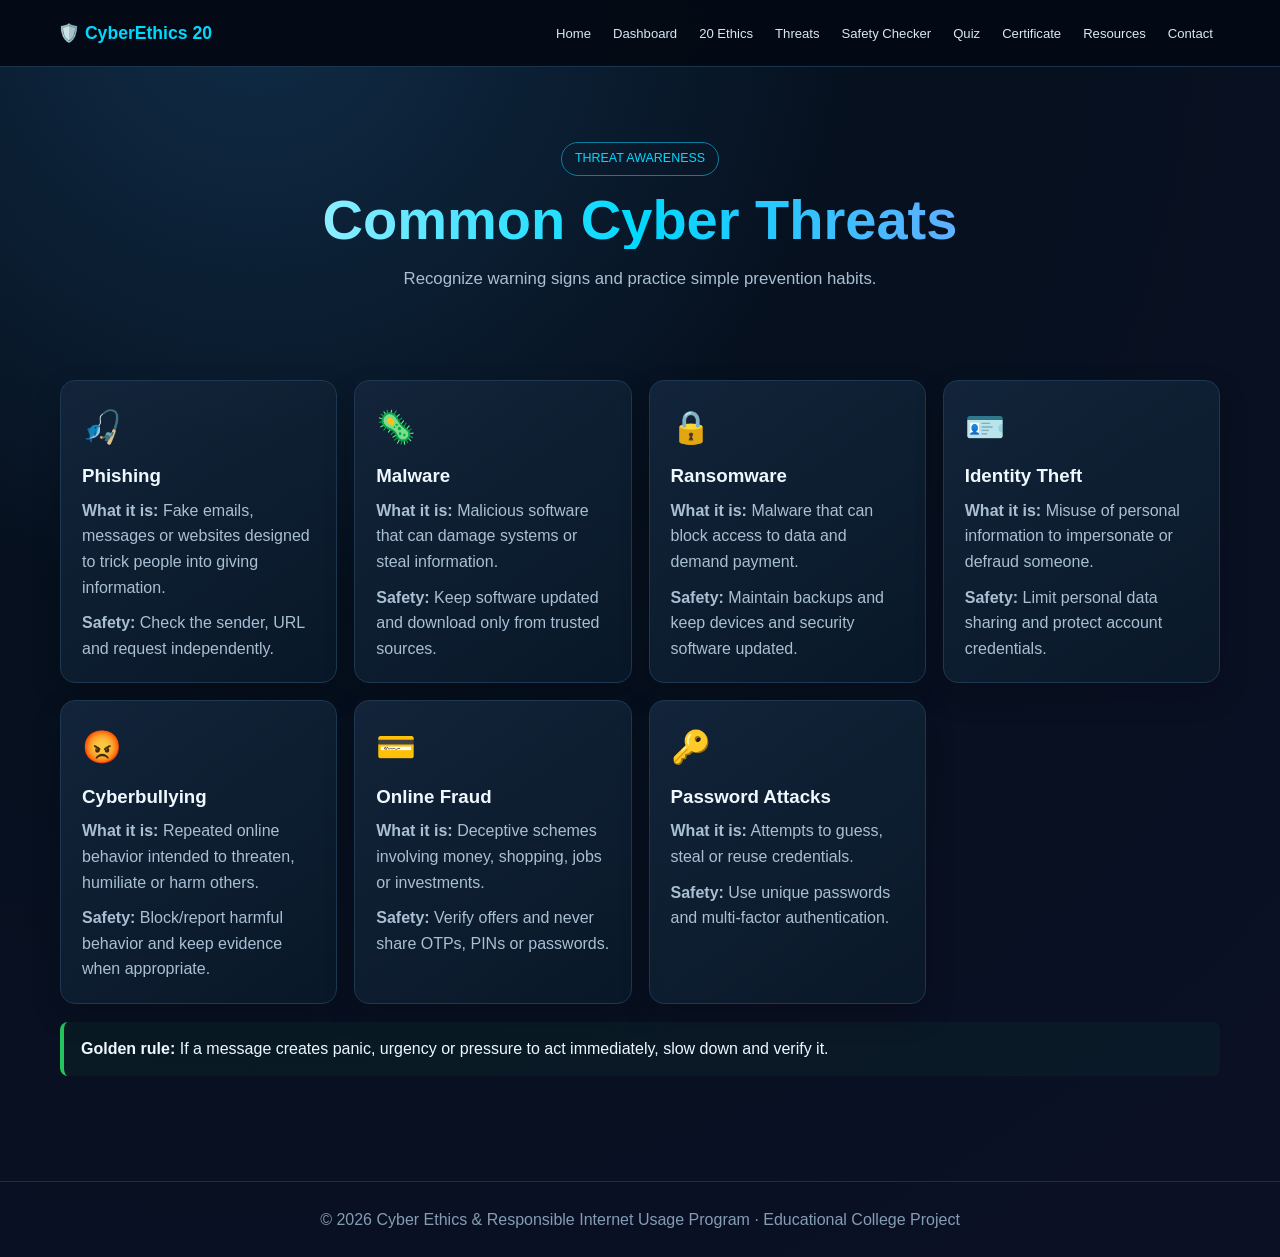
<file: threats.html>
<!doctype html><html><head><meta charset="utf-8"><meta name="viewport" content="width=device-width,initial-scale=1"><title>Cyber Threats</title><link rel="stylesheet" href="style.css"></head><body><nav><div class="navbar"><a class="logo" href="index.html">🛡️ CyberEthics 20</a><ul class="nav-links">
<li><a href="index.html">Home</a></li><li><a href="dashboard.html">Dashboard</a></li><li><a href="ethics.html">20 Ethics</a></li><li><a href="threats.html">Threats</a></li><li><a href="checker.html">Safety Checker</a></li><li><a href="quiz.html">Quiz</a></li><li><a href="certificate.html">Certificate</a></li><li><a href="resources.html">Resources</a></li><li><a href="contact.html">Contact</a></li>
</ul></div></nav><header class="page-head"><span class="badge">THREAT AWARENESS</span><h1>Common Cyber Threats</h1><p>Recognize warning signs and practice simple prevention habits.</p></header><main class="container"><div class="grid"><div class="card"><div class="icon">🎣</div><h3>Phishing</h3><p><strong>What it is:</strong> Fake emails, messages or websites designed to trick people into giving information.</p><p style="margin-top:10px"><strong>Safety:</strong> Check the sender, URL and request independently.</p></div><div class="card"><div class="icon">🦠</div><h3>Malware</h3><p><strong>What it is:</strong> Malicious software that can damage systems or steal information.</p><p style="margin-top:10px"><strong>Safety:</strong> Keep software updated and download only from trusted sources.</p></div><div class="card"><div class="icon">🔒</div><h3>Ransomware</h3><p><strong>What it is:</strong> Malware that can block access to data and demand payment.</p><p style="margin-top:10px"><strong>Safety:</strong> Maintain backups and keep devices and security software updated.</p></div><div class="card"><div class="icon">🪪</div><h3>Identity Theft</h3><p><strong>What it is:</strong> Misuse of personal information to impersonate or defraud someone.</p><p style="margin-top:10px"><strong>Safety:</strong> Limit personal data sharing and protect account credentials.</p></div><div class="card"><div class="icon">😡</div><h3>Cyberbullying</h3><p><strong>What it is:</strong> Repeated online behavior intended to threaten, humiliate or harm others.</p><p style="margin-top:10px"><strong>Safety:</strong> Block/report harmful behavior and keep evidence when appropriate.</p></div><div class="card"><div class="icon">💳</div><h3>Online Fraud</h3><p><strong>What it is:</strong> Deceptive schemes involving money, shopping, jobs or investments.</p><p style="margin-top:10px"><strong>Safety:</strong> Verify offers and never share OTPs, PINs or passwords.</p></div><div class="card"><div class="icon">🔑</div><h3>Password Attacks</h3><p><strong>What it is:</strong> Attempts to guess, steal or reuse credentials.</p><p style="margin-top:10px"><strong>Safety:</strong> Use unique passwords and multi-factor authentication.</p></div></div><div class="tip"><strong>Golden rule:</strong> If a message creates panic, urgency or pressure to act immediately, slow down and verify it.</div></main><footer>© 2026 Cyber Ethics & Responsible Internet Usage Program · Educational College Project</footer></body></html>
</file>
<file: style.css>
*{box-sizing:border-box;margin:0;padding:0}
:root{--p:#00d9ff;--p2:#7c3aed;--bg:#06101e;--card:#0e1c2e;--card2:#13253b;--text:#eff8ff;--muted:#a9bfd3;--good:#22c55e;--warn:#f59e0b;--danger:#ef4444}
body{font-family:Arial,Helvetica,sans-serif;background:radial-gradient(circle at 20% 0%,#102c46 0,#06101e 38%,#0c1026 100%);color:var(--text);line-height:1.6;min-height:100vh}
nav{position:sticky;top:0;z-index:50;background:rgba(4,10,20,.96);backdrop-filter:blur(12px);border-bottom:1px solid #19344d}
.navbar{max-width:1200px;margin:auto;padding:13px 18px;display:flex;align-items:center;justify-content:space-between;gap:15px}
.logo{color:var(--p);font-weight:800;text-decoration:none;font-size:1.1rem;white-space:nowrap}.nav-links{list-style:none;display:flex;gap:4px;flex-wrap:wrap;justify-content:center}.nav-links a{color:#d8e8f5;text-decoration:none;padding:7px 9px;border-radius:7px;font-size:.82rem}.nav-links a:hover{background:#12304a;color:var(--p)}
.hero,.page-head{max-width:1200px;margin:auto;text-align:center;padding:75px 20px 45px}.hero{padding-top:90px}.badge{display:inline-block;border:1px solid #087f9e;color:var(--p);padding:6px 13px;border-radius:999px;font-size:.78rem;margin-bottom:15px}
h1{font-size:clamp(2.3rem,6vw,4.5rem);line-height:1.04;margin-bottom:17px;background:linear-gradient(90deg,#fff,#00d9ff,#b18cff);-webkit-background-clip:text;color:transparent}.page-head h1{font-size:clamp(2.2rem,5vw,3.5rem)}
.hero p,.page-head p{max-width:800px;margin:auto;color:var(--muted);font-size:1.05rem}
.btn{display:inline-block;padding:11px 18px;margin:9px 5px 0 0;border:0;border-radius:9px;background:linear-gradient(90deg,#009ed1,#7038d8);color:#fff;text-decoration:none;font-weight:700;cursor:pointer}.btn.alt{background:transparent;border:1px solid #35536d}
.container{max-width:1200px;margin:auto;padding:42px 20px}.section-title{text-align:center;margin-bottom:28px}.section-title h2{font-size:2rem}.section-title p,.muted{color:var(--muted)}
.grid{display:grid;grid-template-columns:repeat(auto-fit,minmax(220px,1fr));gap:17px}.card{background:linear-gradient(145deg,rgba(19,37,59,.94),rgba(9,24,40,.94));border:1px solid #1d3850;border-radius:15px;padding:21px;box-shadow:0 12px 30px #0003}.card:hover{transform:translateY(-3px);border-color:#1f607c;transition:.2s}.icon{font-size:2rem;margin-bottom:8px}.card h3{margin-bottom:7px}.card p{color:var(--muted)}
.stats{display:grid;grid-template-columns:repeat(4,1fr);gap:14px}.stat{text-align:center;padding:22px;border-radius:13px;background:#0c1b2d;border:1px solid #1a344b}.stat b{display:block;font-size:2rem;color:var(--p)}
.two{display:grid;grid-template-columns:1fr 1fr;gap:18px}.three{display:grid;grid-template-columns:repeat(3,1fr);gap:18px}
ul{padding-left:20px;color:var(--muted)}li{margin:7px 0}.tip{border-left:4px solid var(--good);background:#22c55e0d;padding:14px 17px;border-radius:8px;margin:18px 0}
table{width:100%;border-collapse:collapse;background:#0b192a;border-radius:10px;overflow:hidden}th,td{text-align:left;padding:12px;border-bottom:1px solid #20384f}th{color:var(--p);background:#10243a}
.progress{height:12px;background:#142a3e;border-radius:99px;overflow:hidden}.progress span{display:block;height:100%;width:0;background:linear-gradient(90deg,var(--p),var(--p2));transition:.4s}
.check-row{display:flex;align-items:center;gap:12px;background:#0b192a;border:1px solid #20384f;padding:12px;margin:8px 0;border-radius:9px}.check-row input{width:20px;height:20px}
.quiz-q{margin-bottom:17px}.options label{display:block;padding:10px 12px;margin:7px 0;border:1px solid #29435b;border-radius:8px;background:#0a1828;cursor:pointer}.options label:hover{border-color:var(--p)}input,textarea{font:inherit}.form input,.form textarea{width:100%;padding:12px;margin:7px 0 15px;border-radius:8px;border:1px solid #29435b;background:#091727;color:#fff}.form textarea{min-height:130px}
.result{display:none;margin-top:20px;text-align:center;padding:25px;border-radius:14px;border:1px solid #087f9e;background:#092335}.certificate{display:none;max-width:850px;margin:25px auto;padding:45px;text-align:center;border:3px double var(--p);border-radius:12px;background:linear-gradient(145deg,#0d2338,#101b37)}.certificate h2{font-size:2.2rem;color:var(--p);margin:10px}.cert-name{font-size:2rem;font-weight:bold;margin:15px;color:#fff}.resource a{color:var(--p)}
footer{text-align:center;color:#849db4;border-top:1px solid #183149;padding:25px;margin-top:45px}
@media(max-width:850px){.navbar{flex-direction:column}.stats{grid-template-columns:repeat(2,1fr)}.two,.three{grid-template-columns:1fr}.nav-links a{font-size:.76rem;padding:6px}}
@media(max-width:480px){.stats{grid-template-columns:1fr 1fr}.hero{padding-top:65px}}
</file>
